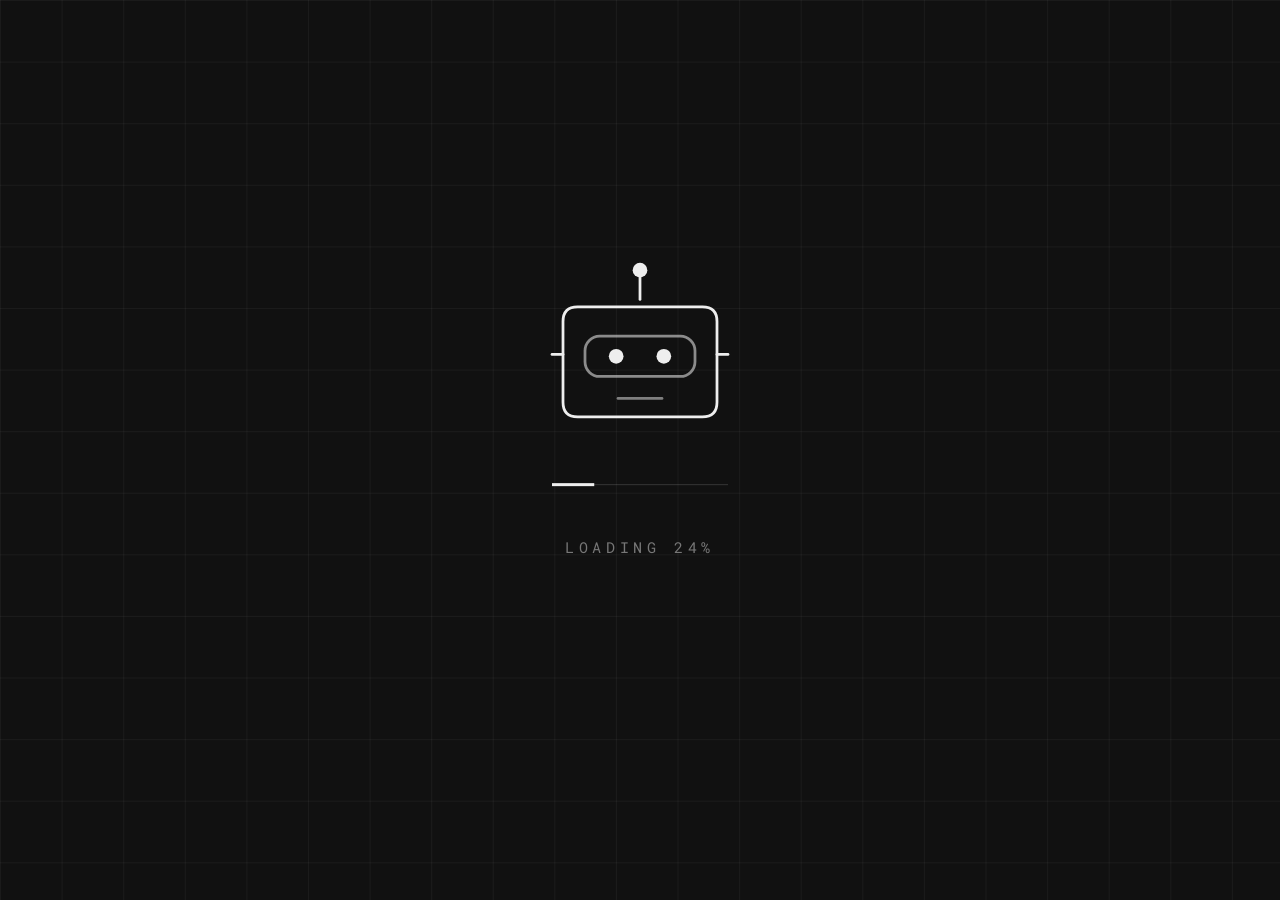
<file: index.html>
<!DOCTYPE html>
<html lang="en">
<head>
<meta charset="UTF-8">
<meta name="viewport" content="width=device-width, initial-scale=1">
<title>Edward</title>
<link rel="preconnect" href="https://fonts.googleapis.com">
<link rel="preconnect" href="https://fonts.gstatic.com" crossorigin>
<link href="https://fonts.googleapis.com/css2?family=Roboto+Mono:wght@400;500&display=swap" rel="stylesheet">
<link rel="stylesheet" href="css/loader.css?v=5">
</head>
<body>

<main class="load" aria-live="polite">
  <svg class="bot" viewBox="-60 -62 120 112" role="img" aria-label="Loading" fill="none" stroke="currentColor" stroke-width="1.5" stroke-linejoin="round" stroke-linecap="round">
    <line x1="0" y1="-46" x2="0" y2="-34"/>
    <circle class="ant" cx="0" cy="-50" r="4" fill="currentColor" stroke="none"/>
    <path d="M-34 -30H34Q42 -30 42 -22V22Q42 30 34 30H-34Q-42 30 -42 22V-22Q-42 -30 -34 -30Z"/>
    <rect x="-30" y="-14" width="60" height="22" rx="8" opacity=".55"/>
    <g class="eyes" fill="currentColor" stroke="none"><circle cx="-13" cy="-3" r="4"/><circle cx="13" cy="-3" r="4"/></g>
    <line x1="-12" y1="20" x2="12" y2="20" opacity=".5"/>
    <line x1="-42" y1="-4" x2="-48" y2="-4"/><line x1="42" y1="-4" x2="48" y2="-4"/>
  </svg>

  <div class="bar" aria-hidden="true"><i id="fill"></i></div>

  <p class="txt" id="txt">LOADING <span id="pct">0</span>%</p>

  <p class="wel" id="wel" aria-hidden="true"><span>WELCOME</span></p>
</main>

<script src="js/loader.js?v=3"></script>
</body>
</html>
</file>
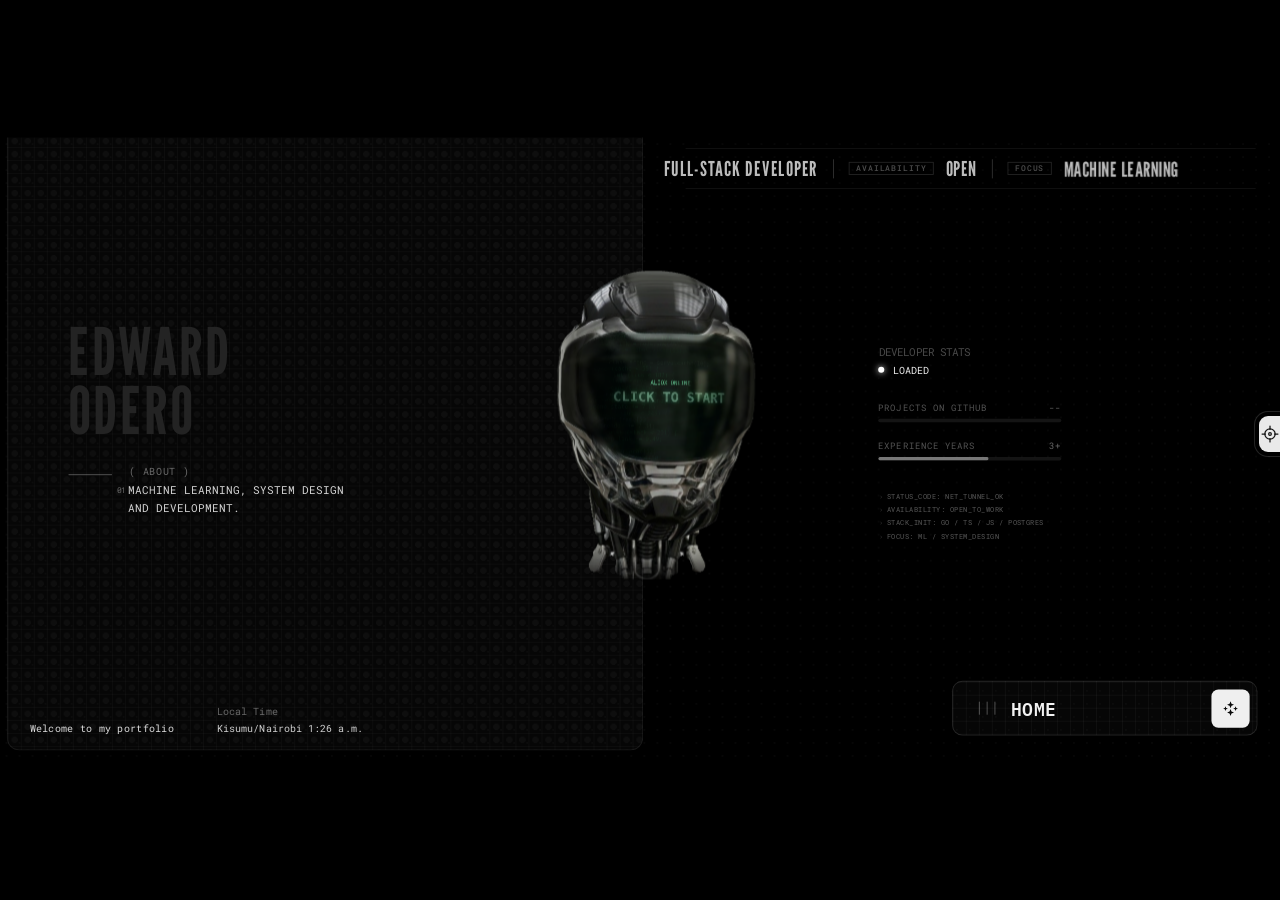
<file: home.html>
<!DOCTYPE html>
<html lang="en">
<head>
<meta charset="UTF-8">
<meta name="viewport" content="width=device-width, initial-scale=1">
<title>Edward Odero | Full-Stack Developer</title>
<link rel="preconnect" href="https://fonts.googleapis.com">
<link rel="preconnect" href="https://fonts.gstatic.com" crossorigin>
<link href="https://fonts.googleapis.com/css2?family=IBM+Plex+Mono:wght@400;600&family=League+Gothic&family=Roboto+Mono:wght@400;500&display=swap" rel="stylesheet">
<link rel="stylesheet" href="css/home.css?v=9">
<link rel="stylesheet" href="css/chat.css?v=4">
<link rel="stylesheet" href="css/menu.css?v=3">
<link rel="stylesheet" href="css/projects.css?v=8">
<link rel="stylesheet" href="css/skills.css?v=6">
<link rel="stylesheet" href="css/contact.css?v=6">
<link rel="stylesheet" href="css/about.css?v=6">
<link rel="stylesheet" href="css/settings.css?v=1">
</head>
<body>

<main class="stage" id="stage">

  <!-- frosted left panel with grid texture -->
  <div class="panel" aria-hidden="true"></div>

  <!-- top bar -->
  <header class="topbar">
    <span class="hdr-role">FULL-STACK DEVELOPER</span>
    <div class="hdr-meta">
      <i class="sep"></i>
      <span class="tag">AVAILABILITY</span>
      <b class="hdr-strong">OPEN</b>
      <i class="sep"></i>
      <span class="tag">FOCUS</span>
      <span class="hdr-strong roll" id="roll" aria-live="off">
        <span class="roll-w">SOFTWARE DEVELOPMENT</span>
        <span class="roll-w">SOFTWARE ENGINEERING</span>
        <span class="roll-w">MACHINE LEARNING</span>
      </span>
    </div>
  </header>

  <!-- name and tagline -->
  <section class="intro">
    <h1 class="name">Edward<br>Odero</h1>
    <div class="intro-meta">
      <i class="rule"></i>
      <span class="label">( ABOUT )</span>
    </div>
    <p class="tagline"><span class="idx">01</span>Machine learning, system design<br>and development.</p>
  </section>

  <!-- welcome and local time -->
  <p class="welcome">Welcome to my portfolio</p>
  <div class="time">
    <span class="time-label">Local Time</span>
    <span class="time-value"><span id="place">Kisumu/Nairobi</span> <time id="clock">--:--</time></span>
  </div>

  <!-- ALIOX: a 3D robot head drawn by robot.js. The picture shows if 3D is not available -->
  <section class="bot" id="bot" aria-label="ALIOX, the portfolio robot">
    <img class="bot-fallback" src="assets/robot-placeholder.png" alt="" width="320" height="460" draggable="false">
    <canvas id="botCanvas"></canvas>
    <span class="bot-start" aria-hidden="true">CLICK TO START</span>
  </section>

  <!-- stats -->
  <aside class="stats" aria-label="Developer stats">
    <h2 class="stats-title">DEVELOPER STATS</h2>
    <p class="status"><i class="dot"></i>LOADED</p>

    <div class="stat" style="top:304px">
      <div class="stat-row"><span>PROJECTS ON GITHUB</span><span class="val"><span id="projCount">--</span></span></div>
      <div class="meter"><i class="fill" id="projFill" data-fill="0"></i></div>
    </div>
    <div class="stat" style="top:348px">
      <div class="stat-row"><span>EXPERIENCE YEARS</span><span class="val"><span data-count="3">3</span>+</span></div>
      <div class="meter"><i class="fill" data-fill="60"></i></div>
    </div>

    <ul class="term">
      <li>STATUS_CODE: NET_TUNNEL_OK</li>
      <li>AVAILABILITY: OPEN_TO_WORK</li>
      <li>STACK_INIT: GO / TS / JS / POSTGRES</li>
      <li>FOCUS: ML / SYSTEM_DESIGN</li>
    </ul>
  </aside>

  <!-- bottom right: page dock -->
  <nav class="dock" aria-label="Pages">
    <span class="dock-idx" aria-hidden="true"><i></i><i></i><i></i></span>
    <span class="dock-page">HOME</span>
    <button class="dock-btn" type="button" aria-label="Talk to the bot">
      <svg viewBox="0 0 20 20" width="20" height="20" fill="currentColor">
        <path d="M10 1.5 L11.1 4.4 L14 5.5 L11.1 6.6 L10 9.5 L8.9 6.6 L6 5.5 L8.9 4.4Z"/>
        <path d="M10 10.5 L11.1 13.4 L14 14.5 L11.1 15.6 L10 18.5 L8.9 15.6 L6 14.5 L8.9 13.4Z"/>
        <path d="M4.2 6 L5 8 L7 8.8 L5 9.6 L4.2 11.6 L3.4 9.6 L1.4 8.8 L3.4 8Z" transform="translate(0 1.2)"/>
        <path d="M15.8 6 L16.6 8 L18.6 8.8 L16.6 9.6 L15.8 11.6 L15 9.6 L13 8.8 L15 8Z" transform="translate(0 1.2)"/>
      </svg>
    </button>
  </nav>

  <!-- terminal: ALIOX writes here (logic in chat.js, text in chat-content.js, styles in chat.css) -->
  <section class="tty" id="tty" aria-label="ALIOX terminal">
    <div class="tty-out" id="ttyOut" role="log" aria-live="polite"></div>
    <nav class="tty-btns" id="ttyBtns" aria-label="Portfolio sections"></nav>
  </section>

</main>

<!-- small tab peeking from the right edge of the window -->
<button class="edge-tab" type="button" aria-label="Focus mode">
  <svg viewBox="0 0 24 24" width="20" height="20" fill="none" stroke="currentColor" stroke-width="1.5" stroke-linecap="round">
    <circle cx="12" cy="12" r="6.2"/><circle cx="12" cy="12" r="1.6"/>
    <path d="M12 2.5v4M12 17.5v4M2.5 12h4M17.5 12h4"/>
  </svg>
</button>

<script src="assets/vendor/three.min.js"></script>
<script src="assets/vendor/GLTFLoader.js"></script>
<script src="js/robot-data.js?v=3"></script>
<script src="js/robot.js?v=4"></script>
<script src="js/chat-content.js?v=7"></script>
<script src="js/chat.js?v=6"></script>
<script src="js/projects-data.js?v=5"></script>
<script src="js/projects.js?v=7"></script>
<script src="js/skills-data.js?v=5"></script>
<script src="js/skills-icons.js?v=1"></script>
<script src="js/skills.js?v=6"></script>
<script src="js/contact-data.js?v=5"></script>
<script src="js/contact.js?v=6"></script>
<script src="js/about-points.js?v=5"></script>
<script src="js/about-data.js?v=11"></script>
<script src="js/about.js?v=11"></script>
<script src="js/menu.js?v=6"></script>
<script src="js/settings.js?v=2"></script>
<script src="js/sound.js?v=2"></script>
<script src="js/home.js?v=9"></script>
</body>
</html>
</file>
<file: css/loader.css>
/* Loading page: the dark grid, a small robot, a thin bar. When it reaches 100% WELCOME appears and the home page opens. */
:root{
  --mono:"Roboto Mono","IBM Plex Mono","DejaVu Sans Mono",Menlo,Consolas,monospace;
  --bg:#111;
  --u:clamp(.6px,calc(100vmin / 330),2.2px);   /* one scale unit; everything below is a multiple of it */
}
*{box-sizing:border-box;margin:0;padding:0}
html,body{height:100%}
body{
  position:relative;overflow:hidden;font-family:var(--mono);color:#e6e6e6;-webkit-font-smoothing:antialiased;
  background:
    linear-gradient(rgba(255,255,255,.045) 1px,transparent 1px) 0 0/calc(var(--u)*28) calc(var(--u)*28),
    linear-gradient(90deg,rgba(255,255,255,.045) 1px,transparent 1px) 0 0/calc(var(--u)*28) calc(var(--u)*28),
    var(--bg);
  transition:opacity .5s ease;
}
body.leaving{opacity:0}
button{font:inherit;color:inherit;background:none;border:0;cursor:pointer}

.load{position:absolute;left:50%;top:46%;transform:translate(-50%,-50%);display:flex;flex-direction:column;align-items:center}
.bot{width:calc(var(--u)*100);height:auto;color:#eee;overflow:visible}
.ant{animation:ant 1.6s ease-in-out infinite}
.eyes{transform-box:fill-box;transform-origin:center;animation:blink 4.2s infinite}
@keyframes ant{50%{opacity:.25}}
@keyframes blink{0%,92%,100%{transform:scaleY(1)}95%{transform:scaleY(.1)}}

.bar{position:relative;width:calc(var(--u)*80);height:1px;margin-top:calc(var(--u)*14);background:rgba(255,255,255,.15)}
.bar i{position:absolute;left:0;top:-1px;height:3px;width:100%;background:#eee;transform:scaleX(0);transform-origin:left;transition:transform .25s ease-out}

.txt{margin-top:calc(var(--u)*13);font-size:calc(var(--u)*7);letter-spacing:.3em;color:#777;text-align:center;height:calc(var(--u)*30);display:flex;align-items:center;white-space:pre}
/* at 100%: the loading text goes, brackets appear close together and open out, and WELCOME fades in */
.wel{position:absolute;bottom:0;height:calc(var(--u)*30);display:flex;align-items:center;justify-content:center;white-space:nowrap;
  padding:0;font-size:calc(var(--u)*8);letter-spacing:.3em;color:#eee;opacity:0;
  transition:padding 1s cubic-bezier(.2,.8,.2,1),opacity .3s}
.wel span{opacity:0;transition:opacity .6s .45s;padding-left:.3em}
.wel::before,.wel::after{content:"";position:absolute;top:0;bottom:0;width:calc(var(--u)*6);border:1px solid #eee}
.wel::before{left:0;border-right:0}.wel::after{right:0;border-left:0}
body.ready .txt{opacity:0}
body.ready .bar i{transform:scaleX(1)!important}
body.ready .wel{opacity:1;padding:0 calc(var(--u)*17)}
body.ready .wel span{opacity:1}
.txt{transition:opacity .3s}

@media (prefers-reduced-motion:reduce){.ant,.eyes{animation:none}}
</file>
<file: css/home.css>
/* Home page. Design canvas is 1475 x 720 (the size of the design image);
   home.js scales it to fit the window. */
:root{
  --display:"League Gothic","Bebas Neue","Arial Narrow",Impact,sans-serif;
  --mono:"Roboto Mono","IBM Plex Mono","DejaVu Sans Mono",Menlo,Consolas,monospace;
  --plex:"IBM Plex Mono","Roboto Mono",Menlo,Consolas,monospace;
  --line:rgba(255,255,255,.075);
}
*{box-sizing:border-box;margin:0;padding:0}
html,body{height:100%;background:#000;overflow:hidden}
body{font-family:var(--mono);color:#fff;-webkit-font-smoothing:antialiased}
button{font:inherit;color:inherit;background:none;border:0;cursor:pointer}

.stage{
  position:absolute;left:50%;top:50%;
  width:1475px;height:720px;
  transform-origin:0 0;
  overflow:hidden;
  background:radial-gradient(circle,rgba(255,255,255,.028) 0 1px,transparent 1.4px) 0 0/15px 15px;
  animation:enter .8s ease both;
}
@keyframes enter{from{opacity:0}to{opacity:1}}

/* left panel: glass with a fine grid */
.panel{
  position:absolute;left:8px;top:-20px;width:733px;height:726px;
  border:1px solid var(--line);border-radius:14px;
  background:
    linear-gradient(rgba(255,255,255,.028) 1px,transparent 1px) 0 0/15px 15px,
    linear-gradient(90deg,rgba(255,255,255,.028) 1px,transparent 1px) 0 0/15px 15px,
    radial-gradient(circle at 8px 8px,rgba(255,255,255,.03) 0 3.5px,transparent 4px) 0 0/15px 15px,
    rgba(255,255,255,.022);
}

/* top bar */
.topbar{
  position:absolute;left:790px;top:12px;width:657px;height:47px;
  border-top:1px solid rgba(255,255,255,.08);border-bottom:1px solid rgba(255,255,255,.08);
}
.hdr-role,.hdr-meta{position:absolute;top:50%;transform:translateY(-50%);display:flex;align-items:center;white-space:nowrap}
.hdr-role{right:505px;font:400 23.6px/1 var(--display);letter-spacing:.05em;color:#bcbcbc}
.hdr-meta{left:170px;gap:14px}
.sep{width:1px;height:22px;background:rgba(255,255,255,.2)}
.tag{
  height:15px;padding:0 7.5px;display:flex;align-items:center;
  font:500 9.5px/1 var(--mono);letter-spacing:.08em;color:rgba(255,255,255,.3);
  border:1px solid rgba(255,255,255,.14);
}
.hdr-strong,.hdr-slash,.hdr-dim{font:400 23.6px/1 var(--display);letter-spacing:.02em}
.hdr-strong{color:#bcbcbc}
.hdr-meta .sep + .tag{margin-left:3px}
.hdr-meta .tag + .hdr-strong + .sep{margin-left:4px}
.hdr-slash{color:#c8c8c8;margin:0 -2px}
.hdr-dim{
  color:#4a4a4a;
  -webkit-mask-image:linear-gradient(90deg,#000 55%,transparent);mask-image:linear-gradient(90deg,#000 55%,transparent);
}

/* the focus words scroll upward like end credits: the word showing rises out of sight and the next one rolls up from below to take its place */
.roll{position:relative;display:inline-block;height:48px;line-height:48px;overflow:hidden;vertical-align:middle;
  -webkit-mask-image:linear-gradient(transparent 0,#000 30%,#000 70%,transparent 100%);mask-image:linear-gradient(transparent 0,#000 30%,#000 70%,transparent 100%);
  transition:width 1.2s cubic-bezier(.45,0,.2,1)}
.roll-w{position:absolute;left:0;top:0;white-space:nowrap;transform:translateY(48px);will-change:transform;transition:transform 1.2s cubic-bezier(.45,0,.2,1)}
.roll-w.in{transform:translateY(0)}
.roll-w.up{transform:translateY(-48px)}
.roll-w.reset{transition:none}

/* name and tagline */
.name{
  position:absolute;left:78px;top:213px;
  font:400 75.5px/68px var(--display);letter-spacing:.035em;text-transform:uppercase;
  color:#232323;
}
.intro-meta{position:absolute;left:79px;top:378px;width:200px;height:14px}
.rule{position:absolute;left:0;top:10px;width:50px;height:1px;background:rgba(255,255,255,.34)}
.label{position:absolute;left:70px;top:0;font:400 11.5px/14px var(--mono);letter-spacing:.06em;color:rgba(255,255,255,.4);white-space:nowrap}
.tagline{
  position:absolute;left:148px;top:396px;
  font:400 12.6px/20px var(--mono);text-transform:uppercase;color:#d2d2d2;white-space:nowrap;
}
.idx{position:absolute;left:-13px;top:0;font-size:9px;color:rgba(255,255,255,.4)}

/* welcome and local time */
.welcome{position:absolute;left:34px;top:672px;font:400 12px/16px var(--mono);letter-spacing:.02em;color:#dcdcdc;white-space:nowrap}
.time{position:absolute;left:250px;top:652px;font:400 12px/16px var(--mono);white-space:nowrap}
.time-label{display:block;color:rgba(255,255,255,.38);margin-bottom:4px}
.time-value{display:block;color:#cfcfcf}
.time time{font:inherit}

/* robot placeholder */
.bot{
  position:absolute;left:555px;top:90px;width:380px;height:480px;outline:none;
  -webkit-mask-image:linear-gradient(#000 82%,transparent 100%);mask-image:linear-gradient(#000 82%,transparent 100%);
}
.bot canvas{position:absolute;inset:0;display:block;width:100%;height:100%;opacity:0;transition:opacity .8s ease}
.bot.on canvas{opacity:1}
.bot-fallback{position:absolute;left:30px;top:10px;width:320px;height:460px;display:block;user-select:none;-webkit-user-drag:none;transition:opacity .8s ease,filter .25s}
.bot.on .bot-fallback{opacity:0}
.bot.no-webgl canvas{display:none}
.bot.ready:not(.started){cursor:pointer}
.bot.ready:not(.started):hover .bot-fallback{filter:brightness(1.09)}
/* only shown when the face has no screen (3D unavailable, or your own model) */
.bot-start{
  display:none;position:absolute;left:50%;top:210px;transform:translateX(-50%);padding:9px 16px;border-radius:5px;
  font:700 13px/1 var(--mono);letter-spacing:.2em;color:#e9e9e9;background:rgba(6,9,11,.82);border:1px solid rgba(214,160,72,.6);
}
.bot.ready:not(.started).no-webgl .bot-start,.bot.ready:not(.started).no-visor .bot-start{display:block}

/* stats */
.stats{position:absolute;left:0;top:0;width:1475px;height:720px;pointer-events:none}
.stats > *{position:absolute}
.stats-title{left:1013px;top:239px;font:400 12.4px/16px var(--mono);letter-spacing:0;color:rgba(255,255,255,.28)}
.status{left:1012px;top:259px;height:16px;display:flex;align-items:center;font:400 12px/16px var(--mono);color:rgba(255,255,255,.93)}
.dot{width:7px;height:7px;margin-right:10px;border-radius:50%;background:#fff;box-shadow:0 0 7px rgba(255,255,255,.9)}
.stat{left:1012px;width:211px;height:30px}
.stat-row{display:flex;justify-content:space-between;font:400 10.5px/14px var(--mono);color:rgba(255,255,255,.32);white-space:nowrap}
.val{color:rgba(255,255,255,.4)}
.meter{position:absolute;left:0;top:20px;width:100%;height:4px;border-radius:2px;background:rgba(255,255,255,.08);overflow:hidden}
.fill{display:block;height:100%;width:0;border-radius:2px;background:rgba(255,255,255,.42);transition:width 1.4s cubic-bezier(.2,.7,.2,1)}
.term{left:1013px;top:405px;list-style:none;font:400 8.5px/15.6px var(--mono);letter-spacing:.02em;color:rgba(255,255,255,.34);white-space:nowrap}
.term li{position:relative;padding-left:9px}
.term li::before{content:"\203A";position:absolute;left:0;opacity:.6}

/* bottom right */
.dock{
  position:absolute;left:1097px;top:626px;width:352px;height:63px;
  border:1px solid rgba(255,255,255,.12);border-radius:12px;
  background:
    linear-gradient(rgba(255,255,255,.035) 1px,transparent 1px) 0 0/15px 15px,
    linear-gradient(90deg,rgba(255,255,255,.035) 1px,transparent 1px) 0 0/15px 15px,
    rgba(255,255,255,.022);
}
.dock-idx{position:absolute;left:30px;top:23px;width:20px;height:15px}
.dock-idx i{position:absolute;top:0;width:1px;height:15px;background:rgba(255,255,255,.34)}
.dock-idx i:nth-child(1){left:0}
.dock-idx i:nth-child(2){left:9px}
.dock-idx i:nth-child(3){left:18px}
.dock-page{position:absolute;left:67px;top:20px;font:600 20.8px/22px var(--plex);color:#f2f2f2}
.dock-btn{
  position:absolute;right:8px;top:9px;width:44px;height:44px;border-radius:8px;
  display:grid;place-items:center;background:#efefef;color:#0a0a0a;
  transition:transform .15s,background .15s;
}
.dock-btn:hover{background:#fff;transform:scale(1.04)}
.dock-btn:active{transform:scale(.97)}

/* tab peeking from the right edge of the window */
.edge-tab{
  position:fixed;right:-15px;top:calc(48.2% - 18px);width:36px;height:36px;
  display:grid;place-items:center;padding-right:14px;
  border-radius:9px;background:#e9e9e9;color:#111;
  box-shadow:0 0 0 4px #000,0 0 0 5px rgba(255,255,255,.14);
  transition:right .2s;
}
.edge-tab:hover{right:-6px}

@media (prefers-reduced-motion:reduce){
  .stage{animation:none}
  .roll-w,.roll{transition:none}
  .fill{transition:none}
}
</file>
<file: css/chat.css>
/* ALIOX's terminal on the right side of the home page.
   The developer stats are erased when the robot is clicked, then ALIOX types here. */
.tty{position:absolute;left:1012px;top:96px;width:436px;height:512px;z-index:3}
.tty-out{
  position:absolute;left:0;top:0;right:0;bottom:62px;overflow:hidden;white-space:pre;
  font:400 13px/21px var(--mono,"Roboto Mono",monospace);color:#e6e6e6;
}
.tty-out a{color:#fff;text-decoration:underline;text-underline-offset:3px;text-decoration-color:rgba(255,255,255,.4)}
.tty-out a:hover{text-decoration-color:#fff}
.t-cmd{color:rgba(255,255,255,.45)}
.t-status{color:rgba(255,255,255,.4)}

/* blinking block cursor (also used while the stats are erased) */
.cur{display:inline-block;width:.58em;height:1.1em;margin-left:1px;background:#ececec;vertical-align:-.2em;animation:curBlink 1s steps(1) infinite}
.cur[hidden]{display:none}
.cur.typing{animation:none}
@keyframes curBlink{0%,100%{opacity:1}50%{opacity:0}}

/* text flying off to the right: each line slides out in turn and is gone at the edge of the page */
.fly-layer{position:absolute;left:0;top:0;right:0;pointer-events:none}
.fly-line{min-height:21px;white-space:pre}
.fly-line,.stats .fly{
  transition:transform .75s cubic-bezier(.55,.05,.9,.45) var(--d,0s),opacity .3s linear calc(var(--d,0s) + .45s),filter .75s linear var(--d,0s);
  will-change:transform;
}
.fly-line.fly-go{transform:translateX(560px);opacity:0;filter:blur(2px)}
.stats .fly.fly-go{transform:translateX(620px);opacity:0;filter:blur(2px)}

/* the stats that get removed */
.stats .gone,.stats.gone{display:none}
.stats .fill{transition:width .9s ease}

/* [ About ] [ Projects ] [ Contacts ] [ Skills ] */
.tty-btns{position:absolute;left:0;right:0;bottom:0;display:flex;flex-wrap:wrap;gap:6px 8px}
.tb{
  font:500 12.5px/1 var(--mono,"Roboto Mono",monospace);letter-spacing:.04em;white-space:pre;
  color:rgba(255,255,255,.62);padding:9px 6px;border-radius:4px;cursor:pointer;
  opacity:0;transform:translateY(5px);
  transition:opacity .35s ease,transform .35s ease,color .15s,background .15s;
}
.tb:not(.in){visibility:hidden}
.tb.in{opacity:1;transform:none}
.tb.in:hover:not(:disabled){color:#fff;background:rgba(255,255,255,.09)}
.tb.on{color:#fff;background:rgba(255,255,255,.13)}
.tb.in:disabled{opacity:.38;cursor:default}
.tb.on:disabled{opacity:.9}
.tb:focus-visible{outline:1px solid #fff;outline-offset:2px}

/* the arrow that hops along the buttons */
.tb-arrow{position:absolute;left:0;top:0;width:12px;height:9px;color:#fff;pointer-events:none;opacity:0;
  transition:left .55s cubic-bezier(.5,0,.2,1),top .3s,opacity .3s}
.tb-arrow.show{opacity:.9}
.tb-arrow svg{display:block;animation:arrowBob .8s ease-in-out infinite}
@keyframes arrowBob{50%{transform:translateY(4px)}}
/* a soft pulse on the menu bar after ALIOX points to it */
.dock.hint{animation:dockHint 1.6s ease-in-out 3}
@keyframes dockHint{50%{box-shadow:0 0 0 1px rgba(255,255,255,.55),0 0 22px rgba(255,255,255,.18)}}
@media (prefers-reduced-motion:reduce){.tb-arrow svg{animation:none}}
</file>
<file: css/menu.css>
/* The menu that springs up from the HOME dock (logic in menu.js). */
.dock{cursor:pointer}
.dock-btn{cursor:pointer}
.dock:focus-visible{outline:1px solid #fff;outline-offset:3px}
.dock.open{border-color:rgba(255,255,255,.3)}

.menu{
  position:absolute;z-index:20;box-sizing:border-box;padding:20px 20px 18px;
  border:1px solid rgba(255,255,255,.16);border-radius:14px;
  background:#0b0b0b;
  box-shadow:0 18px 50px rgba(0,0,0,.55);
  font-family:var(--mono,"Roboto Mono",monospace);color:#eee;
  transform-origin:100% 100%;visibility:hidden;pointer-events:none;opacity:0;
}
.menu.open{visibility:visible;pointer-events:auto;opacity:1;animation:menuUp .62s both}
.menu.closing{visibility:visible;pointer-events:none;animation:menuDown .2s ease-in both}

/* springs up from the dock: overshoots, dips back, settles */
@keyframes menuUp{
  0%  {opacity:0;transform:translateY(46px) scale(.84)}
  45% {opacity:1;transform:translateY(-12px) scale(1.025)}
  65% {transform:translateY(4px) scale(.994)}
  82% {transform:translateY(-2px) scale(1.003)}
  100%{opacity:1;transform:none}
}
@keyframes menuDown{
  0%  {opacity:1;transform:none}
  100%{opacity:0;transform:translateY(30px) scale(.9)}
}

.menu-head{display:flex;justify-content:space-between;align-items:flex-start;padding-bottom:14px;border-bottom:1px solid rgba(255,255,255,.08)}
.menu-title{font:600 19px/1.1 var(--plex,var(--mono));margin:0;color:#fff}
.menu-sub{display:block;margin-top:7px;font:400 9.5px/1 var(--mono);letter-spacing:.18em;color:rgba(255,255,255,.34)}
.menu-close{
  width:38px;height:34px;border-radius:7px;border:1px solid rgba(255,255,255,.1);
  background:rgba(255,255,255,.05);color:rgba(255,255,255,.5);
  font:500 9.5px/1 var(--mono);letter-spacing:.12em;cursor:pointer;transition:color .15s,background .15s;
}
.menu-close:hover{color:#fff;background:rgba(255,255,255,.1)}

.menu-socials{display:grid;grid-template-columns:repeat(3,1fr);gap:8px;margin:14px 0 16px;padding-bottom:16px;border-bottom:1px solid rgba(255,255,255,.08)}
.menu-social{
  display:flex;align-items:center;gap:7px;padding:11px 9px;border-radius:7px;text-decoration:none;
  border:1px solid rgba(255,255,255,.08);background:rgba(255,255,255,.035);
  font:500 11.5px/1 var(--mono);color:rgba(255,255,255,.8);transition:background .15s,color .15s,border-color .15s;
}
.menu-social::before{content:"";width:3px;height:3px;border-radius:50%;background:rgba(255,255,255,.4)}
.menu-social:hover{background:rgba(255,255,255,.09);color:#fff;border-color:rgba(255,255,255,.2)}

.menu-nav{display:flex;flex-direction:column;gap:6px}
.menu-item{
  display:flex;align-items:center;gap:16px;height:54px;padding:0 18px;border-radius:9px;cursor:pointer;
  border:1px solid rgba(255,255,255,.07);background:rgba(255,255,255,.035);color:#fff;text-align:left;
  font:600 17px/1 var(--plex,var(--mono));letter-spacing:.1em;text-transform:uppercase;
  transition:background .15s,border-color .15s;
}
.menu-item i{font:400 11px/1 var(--mono);font-style:normal;letter-spacing:0;color:rgba(255,255,255,.3)}
.menu-item::after{content:"";margin-left:auto;width:5px;height:5px;border-radius:50%;background:rgba(255,255,255,.25);transition:background .15s,box-shadow .15s}
.menu-item:hover{background:rgba(255,255,255,.09);border-color:rgba(255,255,255,.2)}
.menu-item:hover::after{background:#fff;box-shadow:0 0 8px rgba(255,255,255,.7)}
.menu-item:focus-visible,.menu-social:focus-visible,.menu-close:focus-visible{outline:1px solid #fff;outline-offset:2px}

/* the rows rise in one after another */
.menu.open .menu-head,.menu.open .menu-socials,.menu.open .menu-item{animation:menuRow .42s cubic-bezier(.2,.8,.3,1) both;animation-delay:calc(.12s + var(--i,0) * .045s)}
@keyframes menuRow{0%{opacity:0;transform:translateY(12px)}100%{opacity:1;transform:none}}

/* the white button at the bottom right (same place as the dock button) closes the menu; HOME row leaves room for it */
.menu-nav .menu-item:last-child{margin-right:52px}
.menu-nav .menu-item:last-child::after{display:none}
.menu-grid{
  position:absolute;right:8px;bottom:9px;width:44px;height:44px;border-radius:8px;border:0;cursor:pointer;
  display:grid;grid-template-columns:repeat(2,4px);grid-auto-rows:4px;gap:5px;place-content:center;
  background:#efefef;transition:transform .15s,background .15s;
}
.menu-grid i{border-radius:50%;background:#0a0a0a}
.menu-grid:hover{background:#fff;transform:scale(1.04)}
.menu-grid:active{transform:scale(.97)}
</file>
<file: css/projects.css>
/* The project index: a helix of project windows (logic in projects.js, content in projects-data.js). Black and white. */
.dock,.wave{z-index:16}

.pv{
  position:absolute;inset:0;z-index:15;color:#fff;overflow:hidden;
  font-family:var(--mono,"Roboto Mono",monospace);text-transform:uppercase;
  background:
    linear-gradient(rgba(255,255,255,.045) 1px,transparent 1px) 0 0/40px 40px,
    linear-gradient(90deg,rgba(255,255,255,.045) 1px,transparent 1px) 0 0/40px 40px,
    radial-gradient(ellipse at 50% 50%,#0f1316,#030405 78%),#050607;
  visibility:hidden;opacity:0;pointer-events:none;transition:opacity .35s ease,visibility 0s linear .35s;
}
.pv.open{visibility:visible;opacity:1;pointer-events:auto;transition:opacity .35s ease}

.pv-label{position:absolute;left:48px;top:40px;font:500 11.5px/14px var(--mono);letter-spacing:.06em;z-index:3}
.pv-label i{display:inline-block;width:7px;height:7px;margin-left:7px;background:#fff}
.pv-close{position:absolute;right:48px;top:34px;z-index:3;padding:6px 0 6px 10px;cursor:pointer;background:none;border:0;font:500 11px/14px var(--mono);letter-spacing:.08em;color:rgba(255,255,255,.55);transition:color .15s}
.pv-close:hover{color:#fff}
.pv-close span{color:rgba(255,255,255,.35);margin-right:8px}

.pv-rails{position:absolute;left:0;top:0;width:1475px;height:720px;pointer-events:none}

/* the 3D stage: perspective here, the helix inside keeps its children in 3D (no opacity, filter or overflow on its ancestors' way) */
.pv-stage{position:absolute;inset:0;perspective:1000px;perspective-origin:737px 352px;cursor:grab;touch-action:pan-y}
.pv-stage:active{cursor:grabbing}
.pv-helix{position:absolute;left:0;top:0;width:0;height:0;transform-style:preserve-3d}

.pv-card{
  position:absolute;left:-125px;top:-86px;width:250px;height:172px;cursor:pointer;
  background:rgba(0,0,0,.82);border:1.5px solid rgba(255,255,255,.85);outline:0;user-select:none;-webkit-user-select:none;
}
.pv-card.on{border-color:#fff;box-shadow:0 0 22px rgba(255,255,255,.22)}
.pv-card:focus-visible{border-color:#fff;box-shadow:0 0 0 2px rgba(255,255,255,.6)}
.pv-card.ghost{cursor:default;border-style:dashed;border-color:rgba(255,255,255,.45)}
.pv-card .bar{height:16px;border-bottom:1.5px solid rgba(255,255,255,.7);display:flex;align-items:center;gap:4px;padding:0 6px}
.pv-card .bar i{width:4px;height:4px;border-radius:50%;background:rgba(255,255,255,.85)}
.pv-card .bar span{margin-left:auto;font:400 7px/1 var(--mono);letter-spacing:.1em;color:rgba(255,255,255,.6)}
.pv-card .body{position:absolute;left:10px;right:10px;top:25px;bottom:34px;overflow:hidden}
.pv-card .hero{position:absolute;left:0;right:0;top:0;height:62%;background:rgba(255,255,255,.1);border:1px solid rgba(255,255,255,.3)}
.pv-card .tiles{position:absolute;left:0;right:0;bottom:0;height:30%;display:flex;gap:3px}
.pv-card .tiles b{flex:1;background:rgba(255,255,255,.14)}
.pv-card .tiles b:nth-child(2){background:rgba(255,255,255,.3)}
.pv-card .body img{position:absolute;inset:0;width:100%;height:100%;object-fit:cover;background:#111}
.pv-card .body.has .hero,.pv-card .body.has .tiles{visibility:hidden}
.pv-card .ttl{position:absolute;left:10px;right:10px;bottom:8px;font:700 13px/1 var(--mono);letter-spacing:.06em;white-space:nowrap;overflow:hidden;text-overflow:ellipsis}
.pv-card.ghost .ttl{font-weight:400;color:rgba(255,255,255,.6)}

/* the right side: the chosen project */
.pv-side{position:absolute;left:1110px;top:104px;width:315px;z-index:3;pointer-events:none}
.pv-side a{pointer-events:auto}
.pv-cap{font:400 10.5px/14px var(--mono);letter-spacing:.12em;color:rgba(255,255,255,.5)}
.pv-name{margin-top:8px;font:700 24px/1.15 var(--plex,var(--mono));letter-spacing:.02em}
.pv-desc{margin:14px 0 0;font:400 11.5px/17px var(--mono);letter-spacing:.04em;color:rgba(255,255,255,.82);text-transform:none}
.pv-meta{margin-top:18px;border-top:1px solid rgba(255,255,255,.18)}
.pv-row{display:flex;justify-content:space-between;gap:12px;padding:7px 0;border-bottom:1px solid rgba(255,255,255,.1);font:400 10.5px/15px var(--mono);letter-spacing:.05em}
.pv-row span:last-child{color:rgba(255,255,255,.6);text-align:right}
.pv-links{margin-top:18px;display:flex;gap:22px}
.pv-links a{font:500 11px/14px var(--mono);letter-spacing:.08em;color:#fff;text-decoration:none;border-bottom:1px solid rgba(255,255,255,.4);padding-bottom:3px;transition:border-color .15s}
.pv-links a:hover{border-bottom-color:#fff}
.pv-rise{animation:pvRise .45s cubic-bezier(.2,.8,.3,1) both}
@keyframes pvRise{0%{opacity:0;transform:translateY(8px)}100%{opacity:1;transform:none}}

.pv-big{position:absolute;left:48px;top:586px;font:700 40px/1 var(--plex,var(--mono));letter-spacing:.02em;z-index:3;pointer-events:none}
.pv-hint{position:absolute;left:48px;top:640px;font:400 11px/14px var(--mono);letter-spacing:.12em;color:rgba(255,255,255,.5);z-index:3;pointer-events:none}
</file>
<file: css/skills.css>
/* The skills view: an isometric stack of glass layers (logic in skills.js, content in skills-data.js). Black and white. */
.dock,.wave{z-index:16}

.sv{
  position:absolute;inset:0;z-index:15;color:#fff;overflow:hidden;
  font-family:var(--mono,"Roboto Mono",monospace);text-transform:uppercase;
  background:
    linear-gradient(rgba(255,255,255,.045) 1px,transparent 1px) 0 0/40px 40px,
    linear-gradient(90deg,rgba(255,255,255,.045) 1px,transparent 1px) 0 0/40px 40px,
    radial-gradient(ellipse at 38% 55%,#0f1316,#030405 78%),#050607;
  visibility:hidden;opacity:0;pointer-events:none;transition:opacity .35s ease,visibility 0s linear .35s;
}
.sv.open{visibility:visible;opacity:1;pointer-events:auto;transition:opacity .35s ease}

.sv-label{position:absolute;left:48px;top:40px;font:500 11.5px/14px var(--mono);letter-spacing:.06em;z-index:3}
.sv-label i{display:inline-block;width:7px;height:7px;margin-left:7px;background:#fff}
.sv-close{position:absolute;right:48px;top:34px;z-index:3;padding:6px 0 6px 10px;cursor:pointer;background:none;border:0;font:500 11px/14px var(--mono);letter-spacing:.08em;color:rgba(255,255,255,.55);transition:color .15s}
.sv-close:hover{color:#fff}
.sv-close span{color:rgba(255,255,255,.35);margin-right:8px}

.sv-canvas{position:absolute;left:0;top:0;width:1475px;height:720px}
.sv-big{position:absolute;left:48px;top:600px;font:700 40px/1 var(--plex,var(--mono));letter-spacing:.02em;z-index:3;pointer-events:none}
.sv-hint{position:absolute;left:48px;top:652px;font:400 11px/14px var(--mono);letter-spacing:.12em;color:rgba(255,255,255,.5);z-index:3;pointer-events:none}

/* the layer names, each moves with its layer */
.sv-lab{
  position:absolute;left:112px;top:0;width:150px;height:24px;padding:0;border:0;background:none;cursor:pointer;text-align:left;text-transform:uppercase;
  font:400 12px/24px var(--mono);letter-spacing:.06em;color:rgba(255,255,255,.55);transition:color .2s;z-index:2;
}
.sv-lab b{display:inline-block;width:38px;font-weight:400;color:rgba(255,255,255,.35)}
.sv-lab:hover{color:#fff}
.sv-lab.on{color:#fff;font-weight:700;font-size:14px}
.sv-lab.on b{color:#fff;font-weight:400;font-size:12px}
.sv-lab:focus-visible{outline:1px solid #fff;outline-offset:2px}

/* the panel */
.sv-panel{position:absolute;left:1090px;top:100px;width:337px;padding:22px 18px 8px;border:1px solid rgba(255,255,255,.3);background:rgba(0,0,0,.85);z-index:3}
.sv-cmd{font:400 11px/14px var(--mono);letter-spacing:.04em;color:rgba(255,255,255,.5);text-transform:none}
.sv-title{margin-top:8px;font:700 28px/1.1 var(--plex,var(--mono));letter-spacing:.01em}
.sv-about{margin:8px 0 12px;font:400 11px/16px var(--mono);letter-spacing:.03em;color:rgba(255,255,255,.7);text-transform:none}
.sv-list{list-style:none;margin:0;padding:0}
.sv-row{display:flex;align-items:flex-end;justify-content:space-between;gap:12px;padding:10px 0 8px;border-bottom:1px solid rgba(255,255,255,.15);cursor:default;animation:svRow .35s cubic-bezier(.2,.8,.3,1) both;animation-delay:calc(var(--r,0) * .07s)}
.sv-k{display:block;font:400 9.5px/12px var(--mono);letter-spacing:.14em;color:rgba(255,255,255,.5)}
.sv-v{display:block;margin-top:4px;font:500 15px/20px var(--mono);letter-spacing:.01em;text-transform:none}
.sv-n{display:inline-flex;align-items:center;justify-content:center;min-width:22px;height:22px;font:700 10px/1 var(--mono);color:rgba(255,255,255,.55);transition:color .15s}
.sv-n svg{width:20px;height:20px}
.sv-row:hover .sv-n{color:#fff}
.sv-panel.swap .sv-title,.sv-panel.swap .sv-about,.sv-panel.swap .sv-cmd{animation:svRise .35s ease both}
@keyframes svRow{0%{opacity:0;translate:-10px 0}100%{opacity:1;translate:0 0}}
@keyframes svRise{0%{opacity:0;translate:0 6px}100%{opacity:1;translate:0 0}}
</file>
<file: css/contact.css>
/* The contact view: a trail of grouped channels on the left, the chosen channel's panel on the right
   (logic in js/contact.js, content in js/contact-data.js). Black and white, terminal style. */
.dock,.wave{z-index:16}

.cv{
  position:absolute;inset:0;z-index:15;color:#fff;overflow:hidden;
  background:radial-gradient(ellipse at 32% 52%,#0f1316,#030405 75%),#050607;
  font-family:var(--mono,"Roboto Mono",monospace);text-transform:uppercase;
  visibility:hidden;opacity:0;pointer-events:none;transition:opacity .35s ease,visibility 0s linear .35s;
}
.cv.open{visibility:visible;opacity:1;pointer-events:auto;transition:opacity .35s ease}

.cv-label{position:absolute;left:48px;top:40px;font:500 11.5px/14px var(--mono);letter-spacing:.06em}
.cv-label i{display:inline-block;width:7px;height:7px;margin-left:7px;background:#fff}
.cv-close{position:absolute;right:48px;top:34px;padding:6px 0 6px 10px;cursor:pointer;font:500 11px/14px var(--mono);letter-spacing:.08em;color:rgba(255,255,255,.55);transition:color .15s;background:none;border:0}
.cv-close:hover{color:#fff}
.cv-close span{color:rgba(255,255,255,.35);margin-right:8px}

.cv-canvas{position:absolute;left:0;top:0;width:1475px;height:720px;pointer-events:none}
.cv-title2{position:absolute;left:48px;top:586px;font:700 40px/1 var(--plex,var(--mono));letter-spacing:.02em}
.cv-hint{position:absolute;left:48px;top:640px;font:400 11px/14px var(--mono);letter-spacing:.12em;color:rgba(255,255,255,.5)}

/* a channel sitting on its ring */
.cv-node{
  position:absolute;left:0;top:0;width:92px;height:32px;padding:0;opacity:0;border:1px solid rgba(255,255,255,.5);border-radius:2px;background:#000;color:rgba(255,255,255,.75);cursor:pointer;
  font:400 11px/30px var(--mono);letter-spacing:.06em;text-transform:uppercase;text-align:center;white-space:nowrap;overflow:hidden;
  transition:border-color .2s,color .2s,background .2s,box-shadow .2s;
}
.cv-node:hover{border-color:#fff;color:#fff}
.cv-node.sel{border:2px solid #fff;line-height:28px;font-weight:700;color:#fff;box-shadow:0 0 18px rgba(255,255,255,.25)}
.cv-node:focus-visible{outline:1px solid #fff;outline-offset:3px}

/* the panel */
.cv-panel{position:absolute;left:928px;top:84px;width:499px;height:520px;border:1px solid rgba(255,255,255,.3);border-radius:2px;background:rgba(0,0,0,.88);overflow:hidden;opacity:0;transform:translateX(28px);transition:opacity .6s ease,transform .7s cubic-bezier(.2,.8,.3,1)}
.cv-panel.on{opacity:1;transform:none}
.cv-ph{position:absolute;left:28px;right:28px;top:22px;display:block}
.cv-cmd{font:400 11px/14px var(--mono);letter-spacing:.04em;color:rgba(255,255,255,.5);text-transform:none}
.cv-title{margin-top:8px;font:500 30px/1 var(--plex,var(--mono));letter-spacing:-.01em}
.cv-cap{position:absolute;right:0;top:2px;font:400 10px/12px var(--mono);letter-spacing:.12em;color:rgba(255,255,255,.45);text-align:right;max-width:230px}
.cv-body{position:absolute;left:28px;right:28px;top:94px;bottom:24px;border-top:1px solid rgba(255,255,255,.2);padding-top:20px;overflow:hidden}
.cv-body.swap{animation:cvSwap .35s ease both}
@keyframes cvSwap{0%{opacity:0;translate:0 8px}100%{opacity:1;translate:0 0}}

.cv-big{font:500 22px/1.2 var(--plex,var(--mono));letter-spacing:.01em;text-transform:none;word-break:break-all}
.cv-note{margin-top:8px;font:400 11px/16px var(--mono);letter-spacing:.03em;color:rgba(255,255,255,.5);text-transform:none}
.cv-row{display:flex;gap:10px;margin-top:18px;flex-wrap:wrap}
.cv-btn{
  height:40px;padding:0 18px;border:1px solid rgba(255,255,255,.45);border-radius:6px;background:none;color:#fff;cursor:pointer;text-decoration:none;
  display:inline-flex;align-items:center;font:700 11px/1 var(--mono);letter-spacing:.12em;text-transform:uppercase;transition:background .15s,color .15s,border-color .15s;
}
.cv-btn:hover{background:#fff;color:#0b0b0b;border-color:#fff}
.cv-btn.main{background:#f2f2f2;color:#0b0b0b;border-color:#f2f2f2}
.cv-btn.main:hover{background:#fff}
.cv-btn:focus-visible,.cv-in:focus-visible{outline:1px solid #fff;outline-offset:3px}
.cv-lab{display:block;margin:18px 0 6px;font:400 9.5px/12px var(--mono);letter-spacing:.16em;color:rgba(255,255,255,.55)}
.cv-in{width:100%;border:1px solid rgba(255,255,255,.28);border-radius:6px;background:#0b0b0b;color:#fff;padding:11px 12px;font:400 12.5px/18px var(--mono);letter-spacing:.02em;text-transform:none;resize:none}
.cv-in::placeholder{color:rgba(255,255,255,.3)}
.cv-in:focus{border-color:#fff;outline:0}

/* lists: articles and repositories */
.cv-list{list-style:none;margin:0;padding:0}
.cv-item{border-bottom:1px solid rgba(255,255,255,.14);animation:cvRow .35s cubic-bezier(.2,.8,.3,1) both;animation-delay:calc(var(--r,0) * .09s)}
.cv-item a{display:flex;align-items:center;justify-content:space-between;gap:20px;min-height:62px;padding:8px 0;color:#fff;text-decoration:none;text-transform:none;transition:padding .2s}
.cv-item a:hover{padding-left:8px}
.cv-item a:hover .cv-go{color:#fff}
.cv-it{font:500 13px/18px var(--mono);letter-spacing:.02em}
.cv-is{display:block;margin-top:3px;font:400 10.5px/15px var(--mono);letter-spacing:.03em;color:rgba(255,255,255,.5)}
.cv-go{flex:none;font:400 10px/12px var(--mono);letter-spacing:.12em;color:rgba(255,255,255,.4);text-transform:uppercase}
@keyframes cvRow{0%{opacity:0;translate:-10px 0}100%{opacity:1;translate:0 0}}
.cv-wait{font:400 11.5px/16px var(--mono);letter-spacing:.04em;color:rgba(255,255,255,.55);text-transform:none}

/* cv preview */
.cv-pdf{display:block;width:100%;height:300px;border:1px solid rgba(255,255,255,.28);border-radius:6px;background:#1a1a1a}

.cv-cur{display:inline-block;width:.58em;height:1.05em;margin-left:2px;background:#ececec;vertical-align:-.18em;animation:cvBlink 1s steps(1) infinite}
@keyframes cvBlink{0%,100%{opacity:1}50%{opacity:0}}
</file>
<file: css/about.css>
/* The About view: the hooded 3D portrait in the middle, frames orbiting it, the chosen frame's text on the right
   (logic in js/about.js, content in js/about-data.js, points in js/about-points.js). Black and white, terminal style. */
.dock,.wave{z-index:16}

.ab{
  position:absolute;inset:0;z-index:15;background:radial-gradient(ellipse 45% 70% at 50% 52%,#0b1a22 0%,#050c11 60%,#04090d 100%);color:#fff;overflow:hidden;
  font-family:var(--mono,"Roboto Mono",monospace);text-transform:uppercase;
  visibility:hidden;opacity:0;pointer-events:none;transition:opacity .35s ease,visibility 0s linear .35s;
}
.ab.open{visibility:visible;opacity:1;pointer-events:auto;transition:opacity .35s ease}

.ab-dots{position:absolute;left:0;top:0;right:0;height:720px;pointer-events:none;
  background:linear-gradient(rgba(120,190,215,.10) 1px,transparent 1px) 0 0/40px 40px,linear-gradient(90deg,rgba(120,190,215,.10) 1px,transparent 1px) 0 0/40px 40px;
  -webkit-mask:radial-gradient(ellipse 65% 75% at 50% 50%,#000 25%,transparent 100%);mask:radial-gradient(ellipse 65% 75% at 50% 50%,#000 25%,transparent 100%)}
.ab-canvas{position:absolute;left:0;top:0;width:100%;height:100%;display:block;pointer-events:none;z-index:8}   /* above the far frames, below the near ones */

.ab-label{position:absolute;left:48px;top:40px;font:500 11.5px/14px var(--mono);letter-spacing:.06em}
.ab-label i{display:inline-block;width:7px;height:7px;margin-left:7px;background:#fff}
.ab-close{position:absolute;right:48px;top:34px;padding:6px 0 6px 10px;cursor:pointer;font:500 11px/14px var(--mono);letter-spacing:.08em;color:rgba(255,255,255,.55);transition:color .15s;background:none;border:0}
.ab-close:hover{color:#fff}
.ab-close span{color:rgba(255,255,255,.35);margin-right:8px}

.ab-sr{position:absolute;width:1px;height:1px;overflow:hidden;clip:rect(0 0 0 0);white-space:nowrap}

/* text */
.ab-name{position:absolute;left:48px;top:560px;font:500 30px/1.1 var(--plex,var(--mono));letter-spacing:.01em}
.ab-line{position:absolute;left:48px;top:606px;width:430px;font:400 11px/17px var(--mono);letter-spacing:.03em;color:rgba(207,227,238,.55);text-transform:none}
.ab-hint{position:absolute;left:0;right:0;top:640px;text-align:center;font:400 10px/12px var(--mono);letter-spacing:.2em;color:rgba(255,255,255,.45);pointer-events:none}
.ab-info{position:absolute;left:1125px;top:100px;width:295px;z-index:14}
.ab-info .cap{font:400 10px/12px var(--mono);letter-spacing:.14em;color:rgba(255,255,255,.45)}
.ab-info b{display:block;margin-top:10px;font:600 13px/16px var(--mono);letter-spacing:.1em}
.ab-info p{margin:10px 0 0;font:400 11.5px/18px var(--mono);letter-spacing:.02em;color:rgba(255,255,255,.62);text-transform:none}
.ab-info.swap{animation:abSwap .4s ease both}
@keyframes abSwap{0%{opacity:0;translate:0 8px}100%{opacity:1;translate:0 0}}
.ab-cur{display:inline-block;width:.58em;height:1.05em;margin-left:2px;background:#ececec;vertical-align:-.18em;animation:abBlink 1s steps(1) infinite}
@keyframes abBlink{0%,100%{opacity:1}50%{opacity:0}}
.ab-nowebgl{position:absolute;left:0;right:0;top:330px;text-align:center;font:400 11px/16px var(--mono);letter-spacing:.1em;color:rgba(255,255,255,.5)}
</file>
<file: css/settings.css>
/* The settings panel (js/settings.js): slides in from the right edge. Black and white, like the rest. */
.edge-tab.on{right:-6px;background:#fff}

.st{
  position:absolute;left:1130px;top:120px;width:300px;z-index:30;padding:20px 20px 18px;
  font-family:var(--mono,"Roboto Mono",monospace);color:#fff;text-transform:uppercase;
  border:1px solid rgba(255,255,255,.28);border-radius:12px;
  background:
    linear-gradient(rgba(255,255,255,.03) 1px,transparent 1px) 0 0/15px 15px,
    linear-gradient(90deg,rgba(255,255,255,.03) 1px,transparent 1px) 0 0/15px 15px,
    rgba(6,7,8,.96);
  visibility:hidden;opacity:0;transform:translateX(40px);pointer-events:none;
  transition:opacity .3s ease,transform .4s cubic-bezier(.2,.8,.3,1),visibility 0s linear .4s;
}
.st.open{visibility:visible;opacity:1;transform:none;pointer-events:auto;transition:opacity .3s ease,transform .4s cubic-bezier(.2,.8,.3,1)}

.st-head{display:flex;align-items:flex-start;justify-content:space-between;padding-bottom:14px;border-bottom:1px solid rgba(255,255,255,.16)}
.st-title{font:700 22px/1 var(--plex,var(--mono));letter-spacing:.01em;text-transform:none}
.st-sub{display:block;margin-top:7px;font:400 9.5px/12px var(--mono);letter-spacing:.14em;color:rgba(255,255,255,.45)}
.st-x{padding:6px 8px;border:1px solid rgba(255,255,255,.25);border-radius:6px;font:500 10px/12px var(--mono);letter-spacing:.1em;color:rgba(255,255,255,.6);transition:color .15s,border-color .15s}
.st-x:hover{color:#fff;border-color:#fff}

.st-sec{padding:16px 0 4px;border-bottom:1px solid rgba(255,255,255,.1)}
.st-sec h3{font:500 10px/12px var(--mono);letter-spacing:.18em;color:rgba(255,255,255,.5);margin-bottom:12px}
.st-row{display:flex;align-items:center;justify-content:space-between;gap:12px;min-height:34px;font:400 12px/16px var(--mono);letter-spacing:.04em}
.st-row span{text-transform:none}
.st-vol{transition:opacity .2s}
.st-vol.off{opacity:.35}
.st-val{width:36px;text-align:right;font:500 11px/14px var(--mono);color:rgba(255,255,255,.7)}

.st-sw{position:relative;width:44px;height:24px;border:1.5px solid rgba(255,255,255,.55);border-radius:12px;background:none;transition:background .2s,border-color .2s}
.st-sw i{position:absolute;left:3px;top:3px;width:15px;height:15px;border-radius:50%;background:rgba(255,255,255,.6);transition:transform .2s,background .2s}
.st-sw.on{background:#f0f0f0;border-color:#f0f0f0}
.st-sw.on i{transform:translateX(20px);background:#0a0a0a}
.st-sw:focus-visible,.st-btn:focus-visible,.st-seg button:focus-visible,.st-reset:focus-visible,.st-x:focus-visible,.st-vol input:focus-visible{outline:1px solid #fff;outline-offset:3px}

.st-vol input{flex:1;min-width:0;height:18px;background:none;-webkit-appearance:none;appearance:none;cursor:pointer}
.st-vol input::-webkit-slider-runnable-track{height:3px;background:rgba(255,255,255,.28);border-radius:2px}
.st-vol input::-moz-range-track{height:3px;background:rgba(255,255,255,.28);border-radius:2px}
.st-vol input::-webkit-slider-thumb{-webkit-appearance:none;width:13px;height:13px;margin-top:-5px;border-radius:50%;background:#fff;border:0}
.st-vol input::-moz-range-thumb{width:13px;height:13px;border-radius:50%;background:#fff;border:0}
.st-vol input:disabled{cursor:default}

.st-btn{width:100%;height:36px;margin-top:6px;border:1px solid rgba(255,255,255,.4);border-radius:6px;font:700 10.5px/1 var(--mono);letter-spacing:.14em;color:#fff;transition:background .15s,color .15s}
.st-btn:hover:not(:disabled){background:#fff;color:#0a0a0a}
.st-btn:disabled{opacity:.35;cursor:default}
.st-note{margin:10px 0 12px;font:400 10px/15px var(--mono);letter-spacing:.03em;color:rgba(255,255,255,.45);text-transform:none}

.st-seg{display:grid;grid-template-columns:repeat(4,1fr);border:1px solid rgba(255,255,255,.35);border-radius:6px;overflow:hidden}
.st-seg button{height:34px;border-right:1px solid rgba(255,255,255,.2);font:500 9.5px/1 var(--mono);letter-spacing:.08em;color:rgba(255,255,255,.65);transition:background .15s,color .15s}
.st-seg button:last-child{border-right:0}
.st-seg button:hover{color:#fff}
.st-seg button.on{background:#f0f0f0;color:#0a0a0a;font-weight:700}

.st-reset{display:block;margin:14px auto 0;padding:4px 6px;font:400 10px/12px var(--mono);letter-spacing:.14em;color:rgba(255,255,255,.5);border-bottom:1px solid rgba(255,255,255,.25);transition:color .15s}
.st-reset:hover{color:#fff}
@media (prefers-reduced-motion:reduce){.st,.st.open{transition:none}}
</file>
